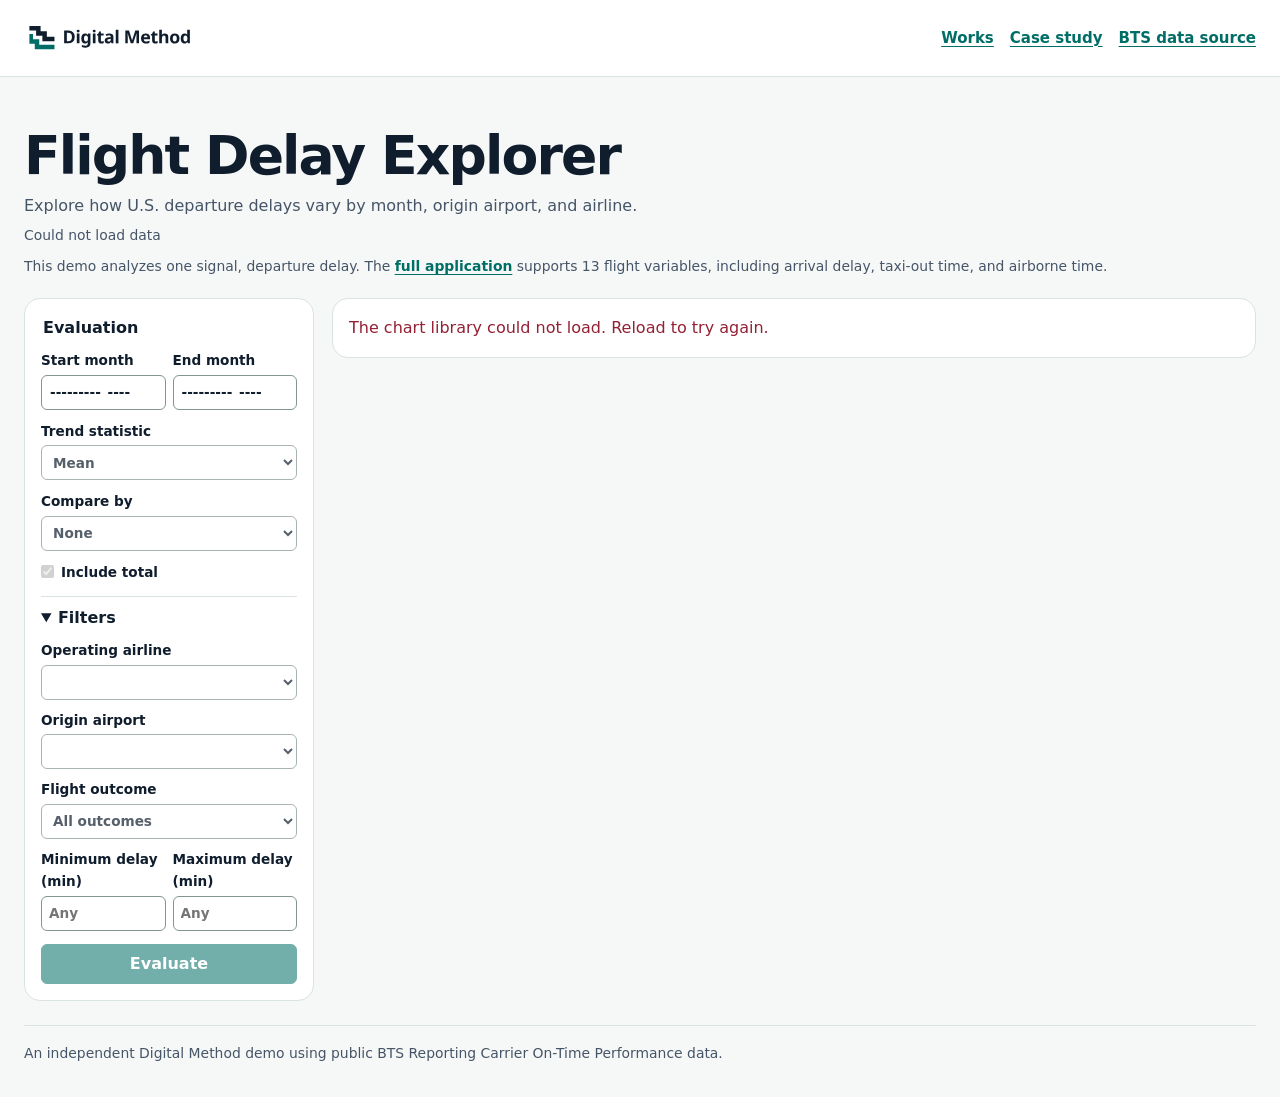
<file: docs/index.html>
<!doctype html>
<html lang="en">
<head>
  <meta charset="utf-8">
  <meta name="viewport" content="width=device-width, initial-scale=1">
  <title>Flight Delay Explorer | Digital Method</title>
  <meta name="description" content="Explore U.S. departure delays by month, airport, and airline using public Bureau of Transportation Statistics data.">
  <meta name="theme-color" content="#f6f8f7">
  <link rel="icon" href="./favicon.svg" type="image/svg+xml">
  <link rel="stylesheet" href="./brand.css">
  <script src="https://cdn.plot.ly/plotly-4.1.1.min.js" defer></script>
  <style>
    :root { --page-width: 91.25rem; }
    [hidden] { display: none !important; }
    main { width: min(100% - 3rem, var(--page-width)); margin: auto; padding-block: clamp(2rem, 4vw, 3rem) 2rem; }
    h1 { font-size: clamp(2rem, 4.5vw, 3.35rem); line-height: 1.15; letter-spacing: -.035em; margin: 0 0 6px; }
    h2 { font-size: 1.15rem; letter-spacing: -.02em; margin: 0; }
    p { margin: 0; }
    h1 + p { color: var(--muted); }
    .muted { color: var(--muted); font-size: .87rem; }
    #source { margin-top: 5px; }
    .demo-scope { margin-top: .5rem; }
    footer { margin-top: 1.5rem; padding-top: 1rem; border-top: 1px solid var(--line); }
    .layout { display: grid; grid-template-columns: minmax(245px, 290px) minmax(0, 1fr); gap: 18px; margin-top: 20px; align-items: start; }
    .card { background: var(--surface); border: 1px solid var(--line); border-radius: 1rem; padding: 16px; min-width: 0; }
    fieldset { display: grid; gap: 10px; border: 0; margin: 0; padding: 0; min-inline-size: 0; }
    legend { font-weight: 750; margin-bottom: 8px; }
    label { display: grid; gap: 3px; min-width: 0; font-size: .85rem; font-weight: 650; }
    select, input, button { font: inherit; color: inherit; }
    select, input:not([type=checkbox]), button { min-height: 35px; border-radius: 6px; }
    select, input:not([type=checkbox]) { width: 100%; min-width: 0; border: 1px solid #829591; background: var(--surface); padding: 4px 7px; }
    button { cursor: pointer; border: 1px solid var(--line); background: var(--surface); padding: 6px 10px; font-weight: 650; }
    button:disabled { cursor: default; opacity: .55; }
    button.primary { color: white; background: var(--teal); border-color: var(--teal); width: 100%; margin-top: 13px; }
    button.primary:hover:not(:disabled) { background: var(--teal-dark); border-color: var(--teal-dark); }
    .pair { display: grid; grid-template-columns: repeat(2, minmax(0, 1fr)); gap: 7px; }
    .check { display: flex; gap: 7px; align-items: center; }
    input[type=checkbox] { margin: 0; accent-color: var(--teal); }
    summary { cursor: pointer; font-weight: 700; }
    details { margin-top: 3px; padding-top: 8px; border-top: 1px solid var(--line); }
    details .fields { display: grid; gap: 9px; margin-top: 8px; }
    .chips { display: flex; flex-wrap: wrap; gap: 5px; }
    .chip { font-size: .82rem; padding: 1px 7px; min-height: 27px; background: var(--tint); }
    .results { display: grid; gap: 12px; min-width: 0; }
    .rows { display: grid; grid-template-columns: repeat(2, minmax(0, 1fr)); gap: 12px; }
    .plot { min-width: 0; height: 285px; overflow: hidden; }
    #trend { height: 314px; }
    .heading { display: flex; flex-wrap: wrap; justify-content: space-between; gap: 5px 12px; align-items: center; }
    .series { display: flex; flex-wrap: wrap; align-items: center; gap: 7px 18px; margin-top: 8px; }
    .swatch { width: 12px; height: 5px; border-radius: 2px; }
    .table-scroll { overflow-x: auto; }
    table { border-collapse: collapse; width: 100%; font-variant-numeric: tabular-nums; margin-top: 8px; font-size: .86rem; }
    th, td { text-align: right; padding: 7px 9px; border-bottom: 1px solid var(--line); white-space: nowrap; }
    th:first-child, td:first-child { text-align: left; }
    table th { color: var(--muted); }
    #message { min-height: 1.45em; }
    #message.error { color: #942034; }
    #coverage { color: #81502c; overflow-wrap: anywhere; font-size: .86rem; margin-top: 4px; }
    .chart-option { display: flex; flex-direction: row; align-items: center; gap: 5px; }
    .chart-option select { width: auto; min-height: 29px; }
    @media (max-width: 960px) { .rows { grid-template-columns: 1fr; } }
    @media (max-width: 720px) { .layout { grid-template-columns: 1fr; } }
    @media (max-width: 480px) { main { width: calc(100% - 2rem); } }
  </style>
</head>
<body>
  <header class="site-header">
    <nav class="header-inner" aria-label="Main">
      <a href="https://digitalmethodlabs.com/"><img class="wordmark" src="./logo-primary.svg" alt="Digital Method"></a>
      <div class="site-links">
        <a href="https://dev-digitalmethod.github.io/selected-works/">Works</a>
        <a href="./stories.html">Case study</a>
        <a href="https://www.transtats.bts.gov/TableInfo.asp?QO_fu146_anzr=b0-gvzr&amp;gnoyr_VQ=FGJ">BTS data source</a>
      </div>
    </nav>
  </header>
  <main>
    <h1>Flight Delay Explorer</h1>
    <p>Explore how U.S. departure delays vary by month, origin airport, and airline.</p>
    <p id="source" class="muted">Loading data coverage.</p>
    <p class="muted demo-scope">This demo analyzes one signal, departure delay. The <a href="https://github.com/dev-digitalmethod/flight-delay-explorer#explore-a-signal">full application</a> supports 13 flight variables, including arrival delay, taxi-out time, and airborne time.</p>
    <div class="layout">
      <form id="controls" class="card">
        <fieldset id="settings" disabled>
          <legend>Evaluation</legend>
          <div class="pair">
            <label>Start month<input id="start" type="month" pattern="[0-9]{4}-(0[1-9]|1[0-2])" placeholder="YYYY-MM" required></label>
            <label>End month<input id="end" type="month" pattern="[0-9]{4}-(0[1-9]|1[0-2])" placeholder="YYYY-MM" required></label>
          </div>
          <label>Trend statistic<select id="aggregate">
            <option value="mean">Mean</option><option value="median">Median</option><option value="p95">P95</option><option value="count">Valid count</option>
          </select></label>
          <label>Compare by<select id="group">
            <option value="">None</option><option value="airline">Operating airline</option>
            <option value="origin">Origin airport</option>
          </select></label>
          <div id="group-options" hidden>
            <label>Groups<select id="group-add"></select></label>
            <div id="chosen" class="chips"></div>
            <p id="group-hint" class="muted"></p>
          </div>
          <label class="check"><input id="total" type="checkbox" checked> Include total</label>
          <details open>
            <summary>Filters</summary>
            <div class="fields">
              <label>Operating airline<select id="airline"></select></label>
              <label>Origin airport<select id="origin"></select></label>
              <label>Flight outcome<select id="outcome">
                <option value="all">All outcomes</option><option value="completed">Completed</option>
                <option value="cancelled">Canceled</option><option value="diverted">Diverted</option>
              </select></label>
              <div class="pair">
                <label>Minimum delay (min)<input id="minimum" type="number" step="any" placeholder="Any"></label>
                <label>Maximum delay (min)<input id="maximum" type="number" step="any" placeholder="Any"></label>
              </div>
            </div>
          </details>
        </fieldset>
        <button id="run" class="primary" type="submit" disabled>Evaluate</button>
      </form>
      <div class="results">
        <section class="card">
          <p id="message" role="status">Preparing the explorer…</p>
          <p id="coverage" hidden></p>
          <div id="series" class="series" aria-label="Visible series" hidden></div>
        </section>
        <div id="charts" class="results" hidden>
          <section class="card">
            <div class="heading"><h2>Time series</h2><p class="muted">Calendar months</p></div>
            <div id="trend" class="plot" aria-label="Signal over time"></div>
          </section>
          <div class="heading card">
            <label class="chart-option">Distribution range<select id="distribution-range">
              <option value="central">Central (P1–P99)</option><option value="full">Full</option>
            </select></label>
            <p class="muted">Histogram and CDF share the same value range.</p>
          </div>
          <div class="rows">
            <section class="card">
              <div class="heading"><h2>Histogram</h2>
                <label class="chart-option">Scale<select id="scale"><option value="share">Share</option><option value="count">Count</option></select></label>
              </div>
              <div id="histogram" class="plot" aria-label="Signal histogram"></div>
            </section>
            <section class="card">
              <div class="heading"><h2>Empirical CDF</h2><p class="muted">Share at or below each value</p></div>
              <div id="ecdf" class="plot" aria-label="Empirical cumulative distribution"></div>
            </section>
          </div>
          <section class="card">
            <h2>Summary statistics</h2>
            <div class="table-scroll">
              <table>
                <thead><tr><th>Series</th><th>Valid</th><th>Missing</th><th>Out of range</th><th>Mean</th><th>Median</th><th>P95</th><th>Std. dev.</th><th>Min</th><th>Max</th></tr></thead>
                <tbody id="summary"></tbody>
              </table>
            </div>
            <p class="muted">Delays are measured in minutes. Negative values indicate early departures. Missing delays are excluded from plots and from the valid count.</p>
          </section>
        </div>
      </div>
    </div>
    <footer class="muted">An independent Digital Method demo using public BTS Reporting Carrier On-Time Performance data.</footer>
  </main>
  <script type="module" src="./explorer.mjs?v=2"></script>
</body>
</html>
</file>
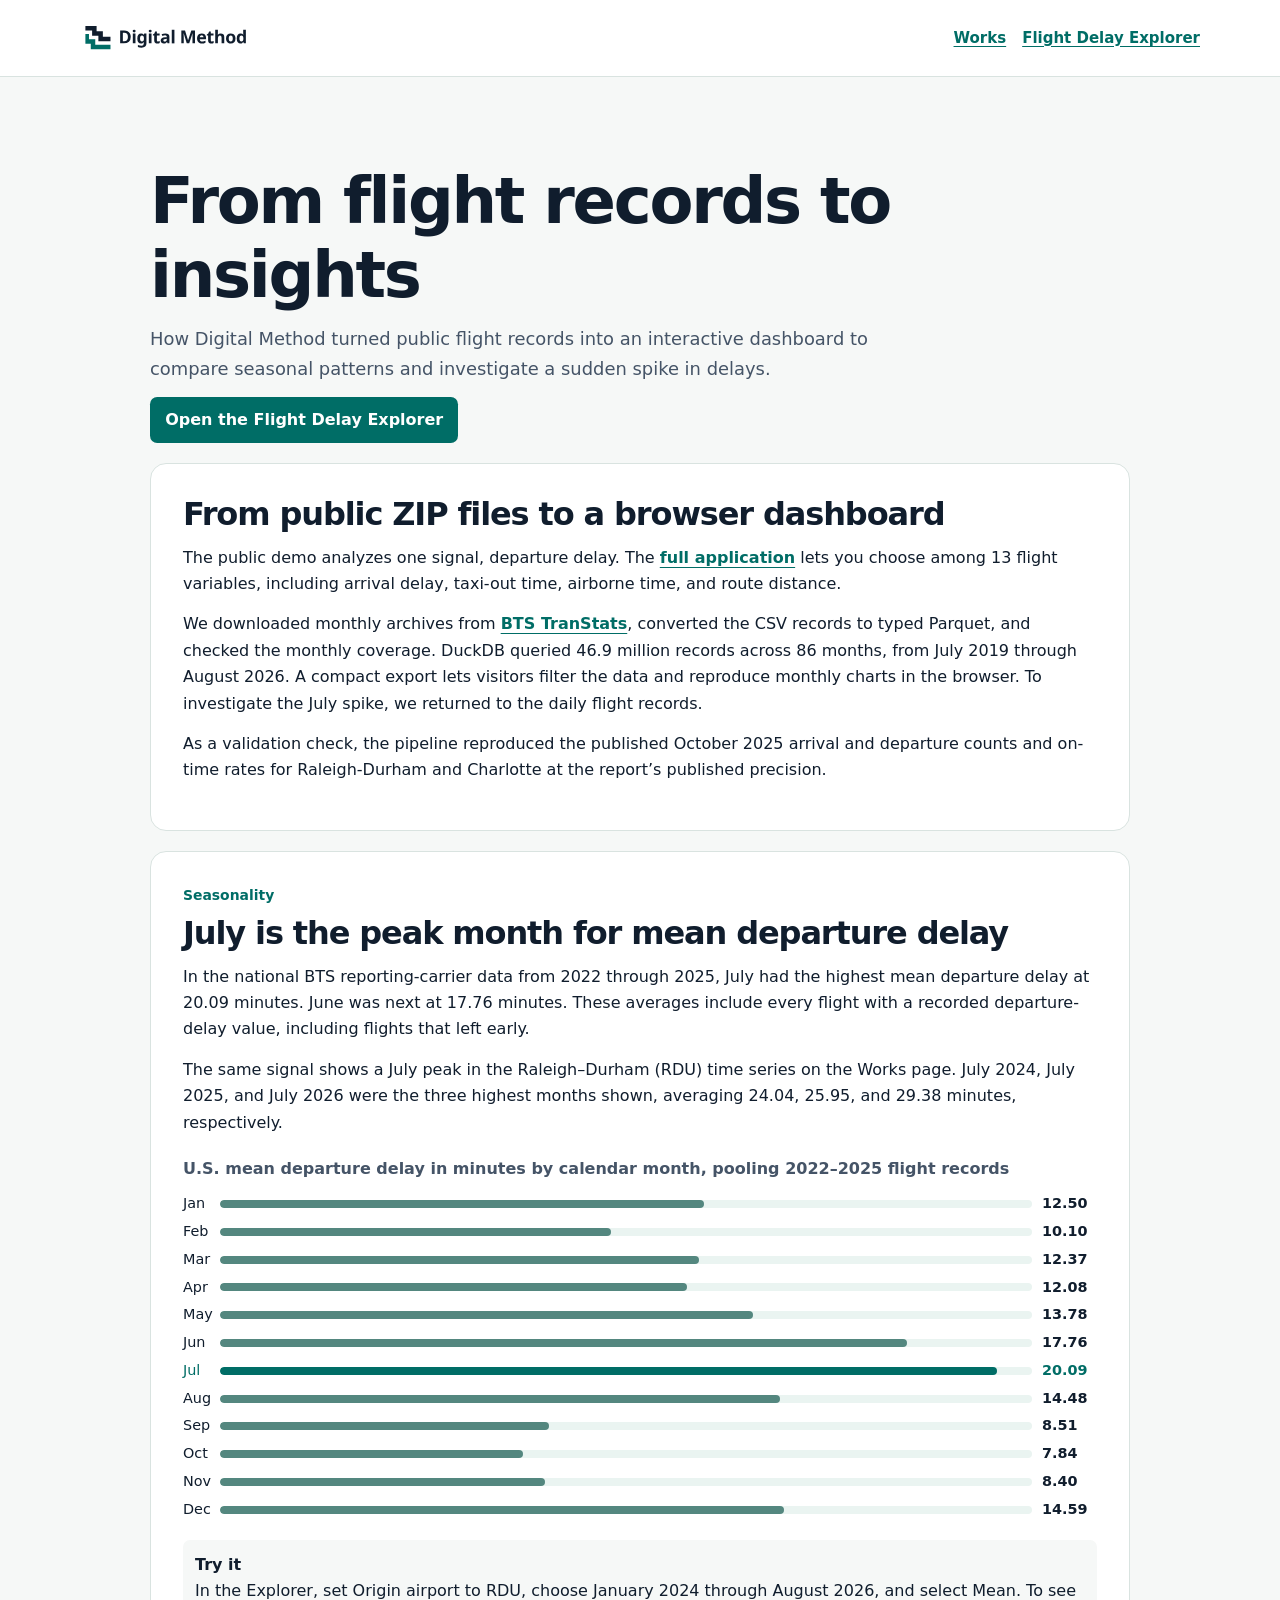
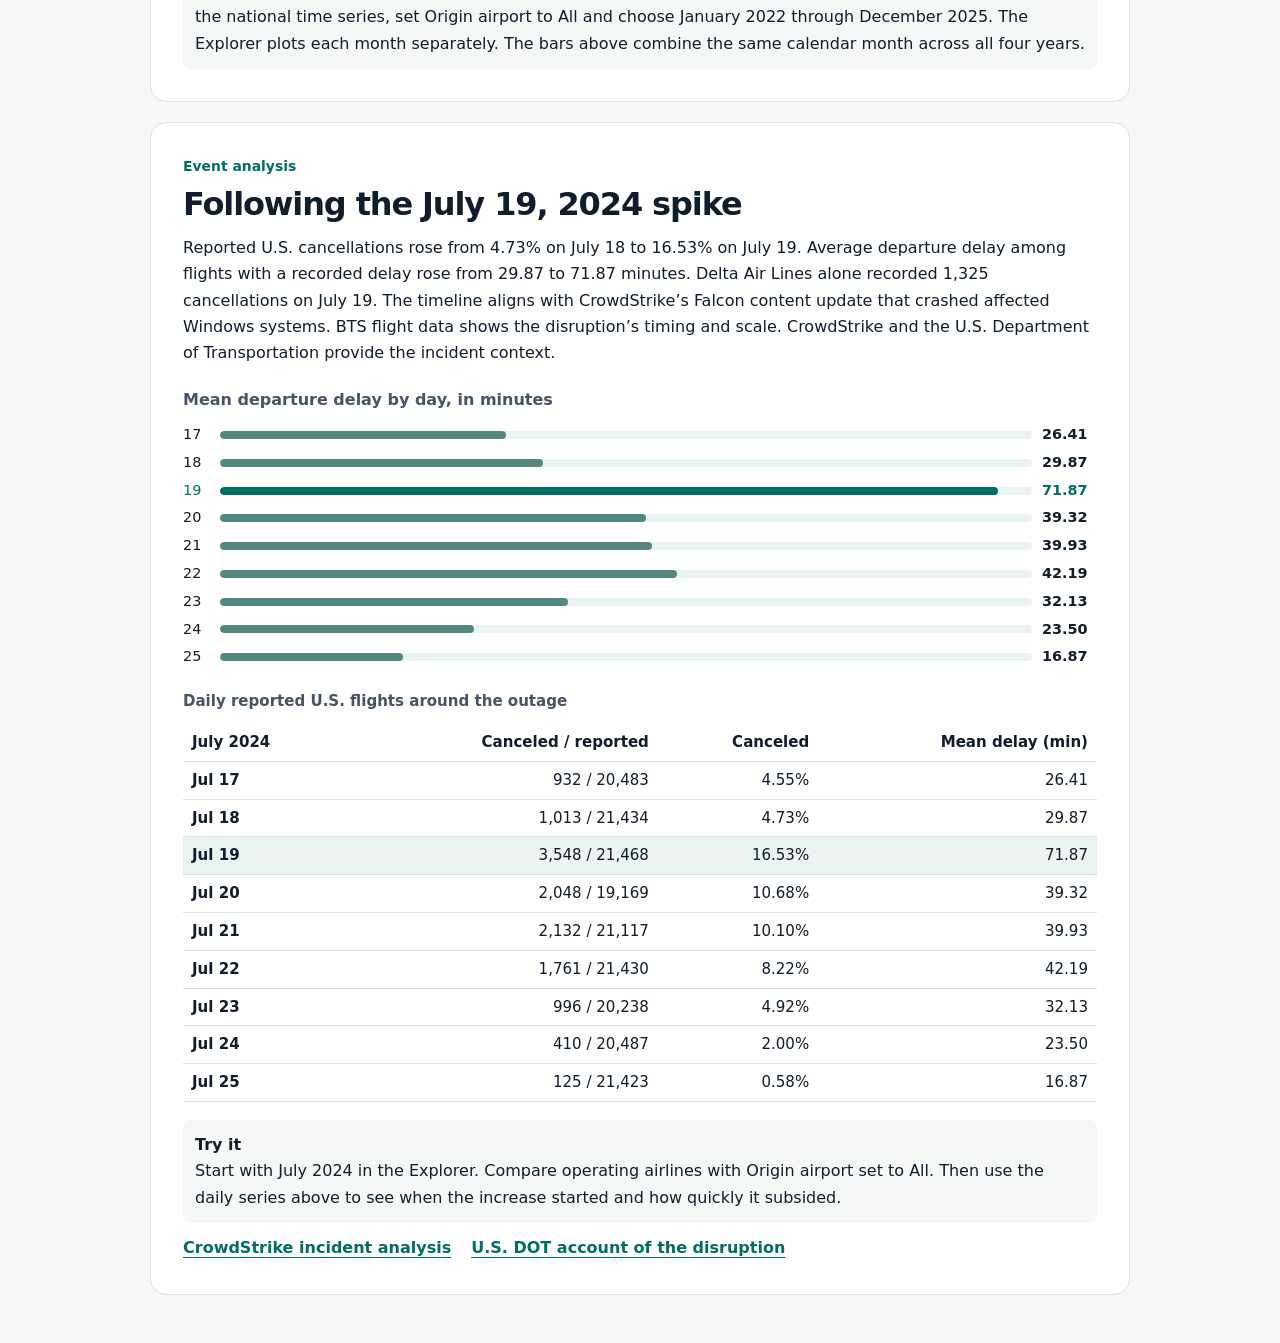
<file: docs/stories.html>
<!doctype html>
<html lang="en">
<head>
<meta charset="utf-8">
<meta name="viewport" content="width=device-width, initial-scale=1">
<meta name="description" content="A Digital Method case study in turning public flight records into a seasonal comparison and event analysis.">
<meta name="theme-color" content="#f6f8f7">
<title>From flight records to insights | Digital Method</title>
<link rel="icon" href="./favicon.svg" type="image/svg+xml">
<link rel="stylesheet" href="./brand.css">
<style>
main{width:min(100% - 2rem, 61.25rem);margin:auto;padding-block:clamp(2.5rem,7vw,5.5rem) 3rem}
h1,h2{line-height:1.15;letter-spacing:-.035em;margin:0 0 12px}h1{font-size:clamp(2.15rem,6vw,4rem);max-width:760px}h2{font-size:clamp(1.5rem,4vw,2rem)}
p{margin:0 0 14px}.lead{max-width:790px;font-size:1.12rem;color:var(--muted)}
.story,.process{background:var(--surface);border:1px solid var(--line);border-radius:1rem;margin-top:20px;padding:clamp(16px,4vw,32px)}
.label{color:var(--teal);font-weight:750;font-size:.87rem;margin-bottom:8px}.method{background:var(--background);border-radius:7px;padding:12px;margin:18px 0 0}
.links{display:flex;flex-wrap:wrap;gap:4px 20px;margin:12px 0 0}
figure{margin:20px 0 0}figcaption,caption{text-align:left;margin-bottom:10px;color:var(--muted);font-weight:650}
.bar-row{display:grid;grid-template-columns:3ch minmax(0,1fr) 6ch;align-items:center;gap:10px;margin:4px 0;font-variant-numeric:tabular-nums;font-size:.9rem}
.bar-meter{height:8px;border-radius:10px;background:var(--tint);overflow:hidden}.bar-meter i{display:block;height:100%;background:#54877f;border-radius:10px}.highlight{color:var(--teal)}.highlight i{background:var(--teal)}
.scroll{overflow-x:auto;margin-top:20px}table{width:100%;border-collapse:collapse;font-size:.94rem;font-variant-numeric:tabular-nums}th,td{text-align:right;padding:6px 9px;border-bottom:1px solid var(--line);white-space:nowrap}th:first-child,td:first-child{text-align:left}.selected{background:var(--tint)}
</style>
</head>
<body>
<header class="site-header">
  <nav class="header-inner" aria-label="Main">
    <a href="https://digitalmethodlabs.com/"><img class="wordmark" src="./logo-primary.svg" alt="Digital Method"></a>
    <div class="site-links">
      <a href="https://dev-digitalmethod.github.io/selected-works/">Works</a>
      <a href="./">Flight Delay Explorer</a>
    </div>
  </nav>
</header>
<main>
<h1>From flight records to insights</h1>
<p class="lead">How Digital Method turned public flight records into an interactive dashboard to compare seasonal patterns and investigate a sudden spike in delays.</p>
<a class="button" href="./">Open the Flight Delay Explorer</a>
<section class="process">
<h2>From public ZIP files to a browser dashboard</h2>
<p>The public demo analyzes one signal, departure delay. The <a href="https://github.com/dev-digitalmethod/flight-delay-explorer#explore-a-signal">full application</a> lets you choose among 13 flight variables, including arrival delay, taxi-out time, airborne time, and route distance.</p>
<p>We downloaded monthly archives from <a href="https://www.transtats.bts.gov/PREZIP/">BTS TranStats</a>, converted the CSV records to typed Parquet, and checked the monthly coverage. DuckDB queried 46.9 million records across 86 months, from July 2019 through August 2026. A compact export lets visitors filter the data and reproduce monthly charts in the browser. To investigate the July spike, we returned to the daily flight records.</p><p>As a validation check, the pipeline reproduced the published October 2025 arrival and departure counts and on-time rates for Raleigh-Durham and Charlotte at the report&rsquo;s published precision.</p>
</section>
<article class="story" id="seasonality">
  <p class="label">Seasonality</p>
  <h2>July is the peak month for mean departure delay</h2>
  <p>In the national BTS reporting-carrier data from 2022 through 2025, July had the highest mean departure delay at 20.09 minutes. June was next at 17.76 minutes. These averages include every flight with a recorded departure-delay value, including flights that left early.</p>
  <p>The same signal shows a July peak in the Raleigh–Durham (RDU) time series on the Works page. July 2024, July 2025, and July 2026 were the three highest months shown, averaging 24.04, 25.95, and 29.38 minutes, respectively.</p>
  <figure class="bars">
    <figcaption>U.S. mean departure delay in minutes by calendar month, pooling 2022–2025 flight records</figcaption>
    <div class="bar-row"><span>Jan</span><span class="bar-meter" aria-hidden="true"><i style="width:59.523809523809526%"></i></span><strong>12.50</strong></div>
    <div class="bar-row"><span>Feb</span><span class="bar-meter" aria-hidden="true"><i style="width:48.09523809523809%"></i></span><strong>10.10</strong></div>
    <div class="bar-row"><span>Mar</span><span class="bar-meter" aria-hidden="true"><i style="width:58.904761904761905%"></i></span><strong>12.37</strong></div>
    <div class="bar-row"><span>Apr</span><span class="bar-meter" aria-hidden="true"><i style="width:57.52380952380952%"></i></span><strong>12.08</strong></div>
    <div class="bar-row"><span>May</span><span class="bar-meter" aria-hidden="true"><i style="width:65.61904761904762%"></i></span><strong>13.78</strong></div>
    <div class="bar-row"><span>Jun</span><span class="bar-meter" aria-hidden="true"><i style="width:84.57142857142857%"></i></span><strong>17.76</strong></div>
    <div class="bar-row highlight"><span>Jul</span><span class="bar-meter" aria-hidden="true"><i style="width:95.66666666666667%"></i></span><strong>20.09</strong></div>
    <div class="bar-row"><span>Aug</span><span class="bar-meter" aria-hidden="true"><i style="width:68.95238095238095%"></i></span><strong>14.48</strong></div>
    <div class="bar-row"><span>Sep</span><span class="bar-meter" aria-hidden="true"><i style="width:40.523809523809526%"></i></span><strong>8.51</strong></div>
    <div class="bar-row"><span>Oct</span><span class="bar-meter" aria-hidden="true"><i style="width:37.333333333333336%"></i></span><strong>7.84</strong></div>
    <div class="bar-row"><span>Nov</span><span class="bar-meter" aria-hidden="true"><i style="width:40%"></i></span><strong>8.40</strong></div>
    <div class="bar-row"><span>Dec</span><span class="bar-meter" aria-hidden="true"><i style="width:69.47619047619048%"></i></span><strong>14.59</strong></div>
  </figure>
  <p class="method"><strong>Try it</strong><br>In the Explorer, set Origin airport to RDU, choose January 2024 through August 2026, and select Mean. To see the national time series, set Origin airport to All and choose January 2022 through December 2025. The Explorer plots each month separately. The bars above combine the same calendar month across all four years.</p>
</article>
<article class="story" id="outage"><p class="label">Event analysis</p><h2>Following the July 19, 2024 spike</h2><p>Reported U.S. cancellations rose from 4.73% on July 18 to 16.53% on July 19. Average departure delay among flights with a recorded delay rose from 29.87 to 71.87 minutes. Delta Air Lines alone recorded 1,325 cancellations on July 19. The timeline aligns with CrowdStrike’s Falcon content update that crashed affected Windows systems. BTS flight data shows the disruption’s timing and scale. CrowdStrike and the U.S. Department of Transportation provide the incident context.</p><figure class="bars"><figcaption>Mean departure delay by day, in minutes</figcaption><div class="bar-row"><span>17</span><span class="bar-meter" aria-hidden="true"><i style="width:35.2%"></i></span><strong>26.41</strong></div><div class="bar-row"><span>18</span><span class="bar-meter" aria-hidden="true"><i style="width:39.8%"></i></span><strong>29.87</strong></div><div class="bar-row highlight"><span>19</span><span class="bar-meter" aria-hidden="true"><i style="width:95.8%"></i></span><strong>71.87</strong></div><div class="bar-row"><span>20</span><span class="bar-meter" aria-hidden="true"><i style="width:52.4%"></i></span><strong>39.32</strong></div><div class="bar-row"><span>21</span><span class="bar-meter" aria-hidden="true"><i style="width:53.2%"></i></span><strong>39.93</strong></div><div class="bar-row"><span>22</span><span class="bar-meter" aria-hidden="true"><i style="width:56.3%"></i></span><strong>42.19</strong></div><div class="bar-row"><span>23</span><span class="bar-meter" aria-hidden="true"><i style="width:42.8%"></i></span><strong>32.13</strong></div><div class="bar-row"><span>24</span><span class="bar-meter" aria-hidden="true"><i style="width:31.3%"></i></span><strong>23.50</strong></div><div class="bar-row"><span>25</span><span class="bar-meter" aria-hidden="true"><i style="width:22.5%"></i></span><strong>16.87</strong></div></figure><div class="scroll"><table><caption>Daily reported U.S. flights around the outage</caption><thead><tr><th scope="col">July 2024</th><th scope="col">Canceled / reported</th><th scope="col">Canceled</th><th scope="col">Mean delay (min)</th></tr></thead><tbody><tr><th scope="row">Jul 17</th><td>932 / 20,483</td><td>4.55%</td><td>26.41</td></tr><tr><th scope="row">Jul 18</th><td>1,013 / 21,434</td><td>4.73%</td><td>29.87</td></tr><tr class="selected"><th scope="row">Jul 19</th><td>3,548 / 21,468</td><td>16.53%</td><td>71.87</td></tr><tr><th scope="row">Jul 20</th><td>2,048 / 19,169</td><td>10.68%</td><td>39.32</td></tr><tr><th scope="row">Jul 21</th><td>2,132 / 21,117</td><td>10.10%</td><td>39.93</td></tr><tr><th scope="row">Jul 22</th><td>1,761 / 21,430</td><td>8.22%</td><td>42.19</td></tr><tr><th scope="row">Jul 23</th><td>996 / 20,238</td><td>4.92%</td><td>32.13</td></tr><tr><th scope="row">Jul 24</th><td>410 / 20,487</td><td>2.00%</td><td>23.50</td></tr><tr><th scope="row">Jul 25</th><td>125 / 21,423</td><td>0.58%</td><td>16.87</td></tr></tbody></table></div><p class="method"><strong>Try it</strong><br>Start with July 2024 in the Explorer. Compare operating airlines with Origin airport set to All. Then use the daily series above to see when the increase started and how quickly it subsided.</p><p class="links"><a href="https://www.crowdstrike.com/wp-content/uploads/2024/08/Executive-Summary_Root-Cause-Analysis_Channel-File-291.pdf">CrowdStrike incident analysis</a><a href="https://www.transportation.gov/sites/dot.gov/files/2024-12/ANPRM%20Airline%20Passenger%20Rights%20%282105-AF20%29.pdf">U.S. DOT account of the disruption</a></p></article>
</main>
</body>
</html>
</file>
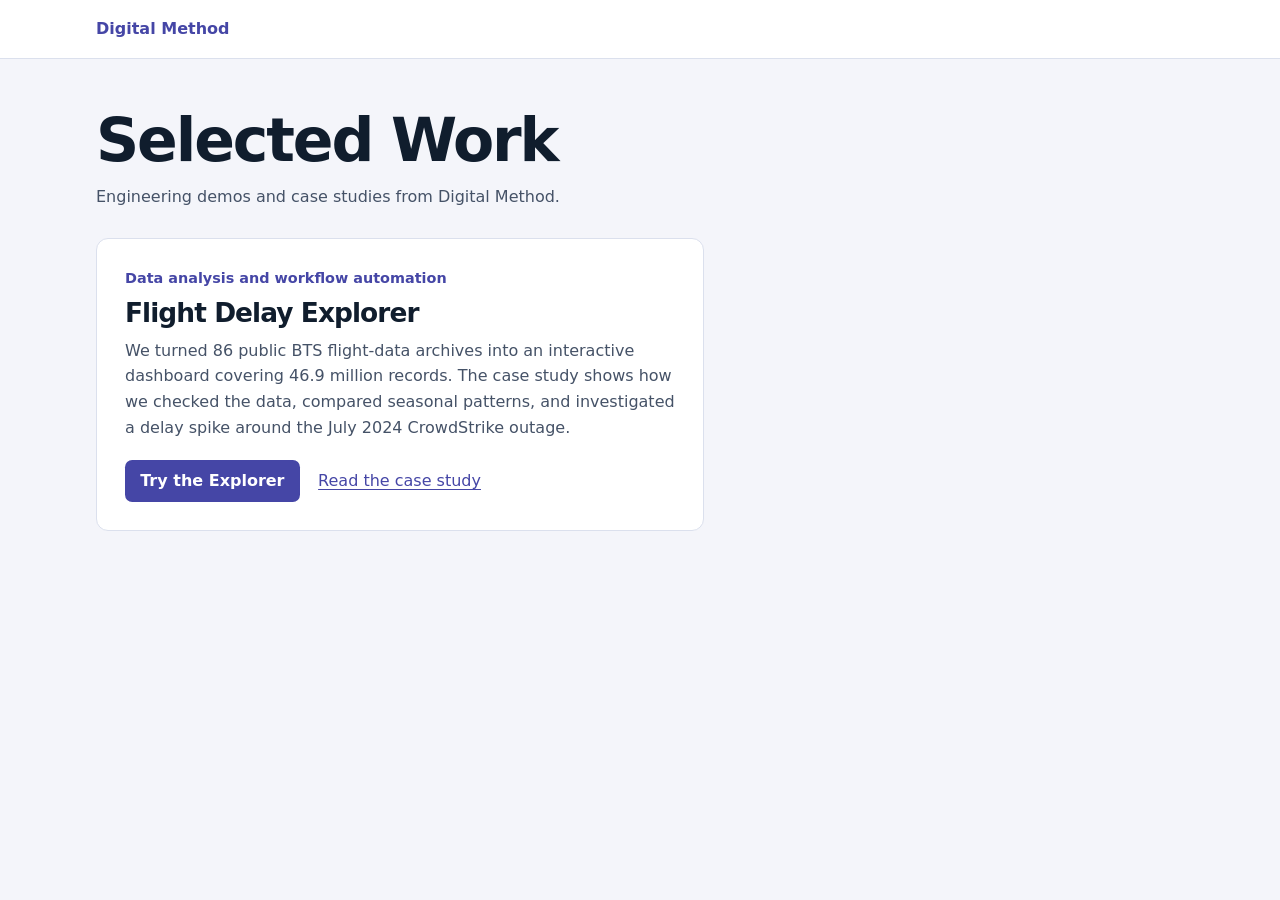
<file: docs/work.html>
<!doctype html>
<html lang="en">
<head>
  <meta charset="utf-8">
  <meta name="viewport" content="width=device-width, initial-scale=1">
  <meta name="description" content="Selected engineering and data analysis work from Digital Method.">
  <title>Selected Work | Digital Method</title>
  <style>
    :root { color-scheme: light; --ink: #101d2d; --muted: #455267; --accent: #4546a6; --border: #dbe0ed; --paper: #f4f5fa; }
    * { box-sizing: border-box; }
    body { margin: 0; background: var(--paper); color: var(--ink); font: 16px/1.6 system-ui, sans-serif; }
    header { background: white; border-bottom: 1px solid var(--border); }
    nav, main { width: min(100% - 2rem, 68rem); margin: auto; }
    nav { padding: 1rem 0; }
    nav a { font-weight: 750; text-decoration: none; }
    main { padding: 3rem 0 4rem; }
    h1, h2 { line-height: 1.12; letter-spacing: -.035em; margin: 0; }
    h1 { font-size: clamp(2.35rem, 6vw, 3.75rem); }
    h2 { font-size: 1.65rem; }
    p { margin: .65rem 0 0; color: var(--muted); }
    a { color: var(--accent); text-underline-offset: .2em; }
    a:focus-visible { outline: 2px solid var(--accent); outline-offset: 4px; }
    .work { display: grid; grid-template-columns: repeat(auto-fit, minmax(min(100%, 19rem), 1fr)); align-items: start; gap: 1rem; margin-top: 1.75rem; }
    article { max-width: 38rem; padding: clamp(1rem, 4vw, 1.75rem); background: white; border: 1px solid var(--border); border-radius: .75rem; }
    .category { margin: 0 0 .5rem; font-size: .9rem; font-weight: 700; color: var(--accent); }
    .actions { display: flex; flex-wrap: wrap; align-items: center; gap: .65rem 1.15rem; margin-top: 1.25rem; }
    .button { display: inline-block; background: var(--accent); color: white; font-weight: 700; text-decoration: none; border-radius: .45rem; padding: .52rem .95rem; }
  </style>
</head>
<body>
  <header><nav aria-label="Main"><a href="https://digitalmethodlabs.com/">Digital Method</a></nav></header>
  <main>
    <h1>Selected Work</h1>
    <p>Engineering demos and case studies from Digital Method.</p>
    <div class="work">
      <article>
        <p class="category">Data analysis and workflow automation</p>
        <h2>Flight Delay Explorer</h2>
        <p>We turned 86 public BTS flight-data archives into an interactive dashboard covering 46.9 million records. The case study shows how we checked the data, compared seasonal patterns, and investigated a delay spike around the July 2024 CrowdStrike outage.</p>
        <div class="actions">
          <a class="button" href="./">Try the Explorer</a>
          <a href="./stories.html">Read the case study</a>
        </div>
      </article>
    </div>
  </main>
</body>
</html>
</file>
<file: docs/brand.css>
:root {
  color-scheme: light;
  --ink: #101d2d;
  --muted: #455467;
  --teal: #006d66;
  --teal-dark: #00544e;
  --surface: #fff;
  --background: #f6f8f7;
  --line: #d9e3e0;
  --tint: #eaf4f1;
  --font: "Noto Sans", system-ui, sans-serif;
}

* { box-sizing: border-box; }

body {
  margin: 0;
  background: var(--background);
  color: var(--ink);
  font: 1rem/1.65 var(--font);
}

a {
  color: var(--teal);
  font-weight: 650;
  text-underline-offset: .22em;
}

a:hover { color: var(--teal-dark); }

:focus-visible {
  outline: 2px solid var(--teal);
  outline-offset: 3px;
}

.site-header {
  background: var(--surface);
  border-bottom: 1px solid var(--line);
}

.header-inner {
  width: min(100% - 3rem, var(--page-width, 70rem));
  min-height: 4.75rem;
  margin-inline: auto;
  padding-block: .5rem;
  display: flex;
  align-items: center;
  justify-content: space-between;
  gap: 1rem;
}

.wordmark { display: block; width: 10.75rem; max-width: 100%; height: auto; }

.site-links {
  display: flex;
  flex-wrap: wrap;
  justify-content: flex-end;
  gap: .25rem 1rem;
  font-size: .9375rem;
}

.button {
  display: inline-block;
  padding: .6rem .95rem;
  border-radius: .45rem;
  background: var(--teal);
  color: white;
  font-weight: 650;
  text-decoration: none;
}

.button:hover { background: var(--teal-dark); color: white; }

@media (max-width: 30rem) {
  .header-inner { width: calc(100% - 2rem); min-height: 4rem; gap: .7rem; }
  .wordmark { width: 10rem; }
}
</file>
